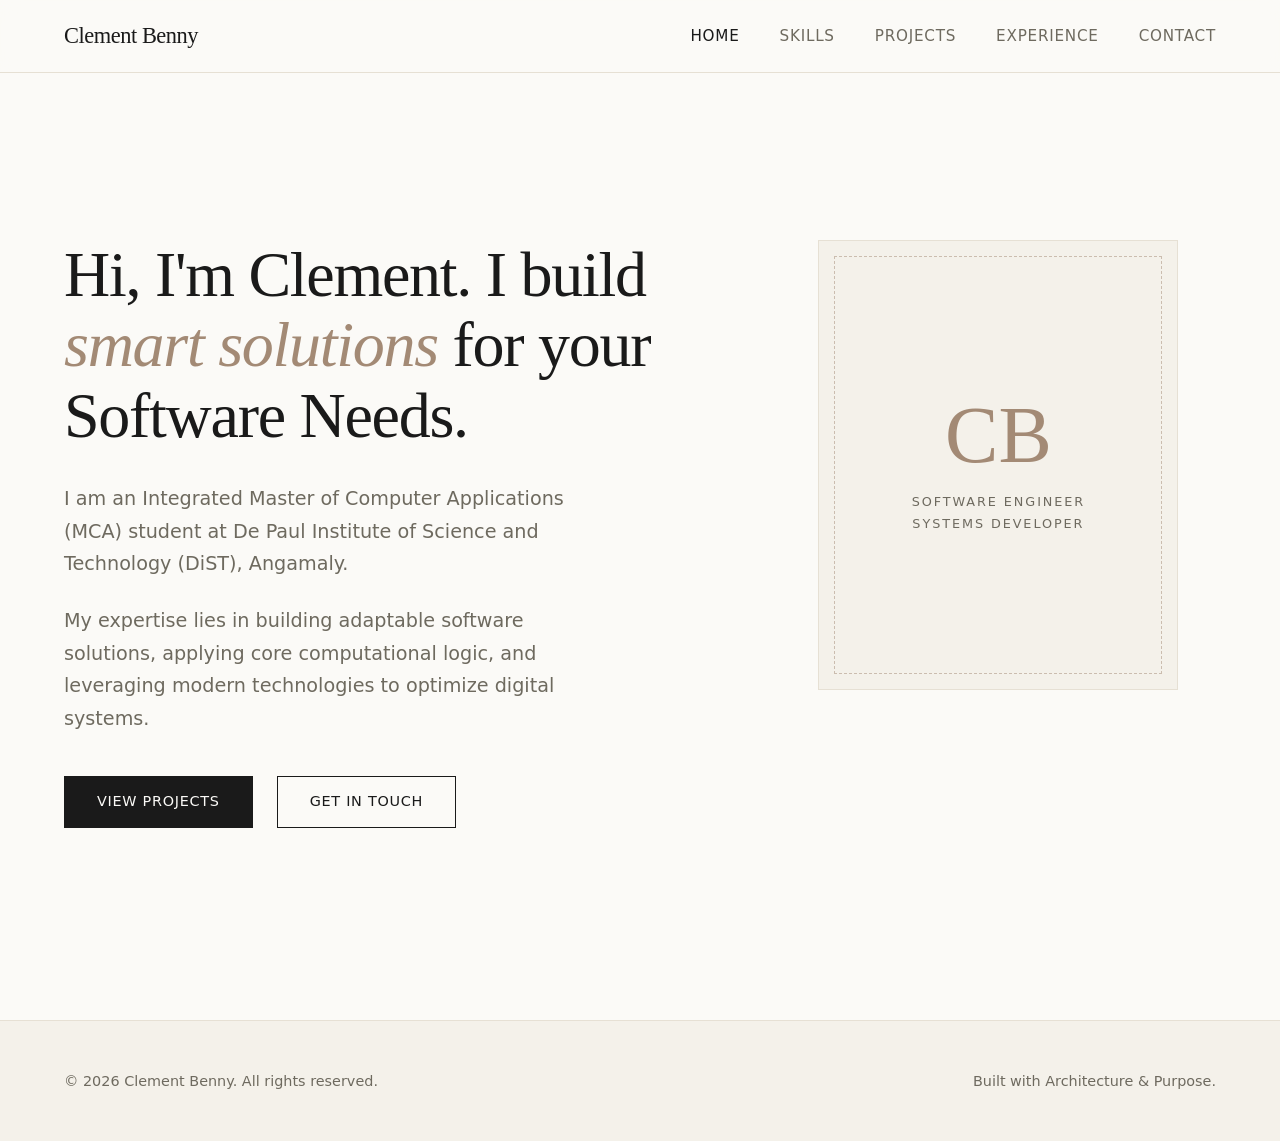
<file: index.html>
<!DOCTYPE html>
<html lang="en">
<head>
    <meta charset="UTF-8">
    <meta name="viewport" content="width=device-width, initial-scale=1.0">
    <title>Clement Benny — Portfolio</title>
    <link rel="stylesheet" href="css/style.css">
    <style>
        /* Hero-specific layouts styling */
        .hero-grid {
            display: flex;
            align-items: flex-start; /* flex-start layout requirement */
            gap: 4rem;
            padding: 4rem 0;
        }

        .hero-content {
            flex: 1.2;
        }

        .hero-title {
            font-size: 4rem;
            line-height: 1.1;
            margin-bottom: 2rem;
        }

        .hero-title span {
            color: var(--accent-clay);
            font-style: italic;
        }

        .hero-bio {
            font-size: 1.2rem;
            color: var(--text-muted);
            max-width: 540px;
            margin-bottom: 1.5rem;
        }

        /* Pure CSS Editorial Portrait frame instead of external image asset */
        .portrait-frame {
            flex: 0.8;
            display: flex;
            justify-content: center;
            width: 100%;
        }

        .editorial-box {
            position: relative;
            width: 100%;
            max-width: 360px;
            aspect-ratio: 4 / 5; /* Explicit 4:5 aspect ratio requirement */
            background-color: var(--bg-surface);
            border: 1px solid var(--accent-light);
            display: flex;
            flex-direction: column;
            justify-content: center;
            align-items: center;
            padding: 2rem;
            text-align: center;
            transition: var(--transition-smooth);
        }

        .editorial-box:hover {
            border-color: var(--accent-clay);
            transform: scale(1.02);
        }

        .editorial-box::before {
            content: '';
            position: absolute;
            top: 15px;
            left: 15px;
            right: 15px;
            bottom: 15px;
            border: 1px dashed var(--accent-clay);
            opacity: 0.5;
        }

        .editorial-initials {
            font-family: var(--font-serif);
            font-size: 5rem;
            color: var(--accent-clay);
            line-height: 1;
            margin-bottom: 1rem;
        }

        .editorial-sub {
            font-size: 0.8rem;
            text-transform: uppercase;
            letter-spacing: 0.15em;
            color: var(--text-muted);
        }

        @media (max-width: 992px) {
            .hero-grid {
                flex-direction: column-reverse;
                gap: 3rem;
            }
            .hero-title {
                font-size: 2.8rem;
            }
            .portrait-frame {
                max-width: 320px;
            }
        }
    </style>
</head>
<body>

    <nav class="navbar">
        <div class="container nav-container">
            <a href="index.html" class="logo">Clement Benny</a>
            <ul class="nav-links">
                <li><a href="index.html" class="active">Home</a></li>
                <li><a href="skills.html">Skills</a></li>
                <li><a href="projects.html">Projects</a></li>
                <li><a href="experience.html">Experience</a></li>
                <li><a href="contact.html">Contact</a></li>
            </ul>
        </div>
    </nav>

    <main>
        <section class="container section">
            <div class="hero-grid">
                
                <div class="hero-content">
                    <!-- Simplified, warm, and inviting headline -->
                    <h1 class="hero-title">Hi, I'm Clement. I build <span>smart solutions</span> for your Software Needs.</h1>
                    
                    <!-- Kept exactly as requested -->
                    <p class="hero-bio">
                        I am an Integrated Master of Computer Applications (MCA) student at De Paul Institute of Science and Technology (DiST), Angamaly.
                    </p>
                    
                    <!-- Broad and professional for any IT role -->
                    <p class="hero-bio">
                        My expertise lies in building adaptable software solutions, applying core computational logic, and leveraging modern technologies to optimize digital systems.
                    </p>
                    
                    <div class="btn-group">
                        <a href="projects.html" class="btn btn-primary">View Projects</a>
                        <a href="contact.html" class="btn btn-secondary">Get In Touch</a>
                    </div>
                </div>

                <div class="portrait-frame">
                    <div class="editorial-box">
                        <div class="editorial-initials">CB</div>
                        <!-- Updated title to look broader while retaining the aesthetic structure -->
                        <div class="editorial-sub">Software Engineer<br>Systems Developer</div>
                    </div>
                </div>

            </div>
        </section>
    </main>

    <footer class="footer">
        <div class="container footer-container">
            <p>&copy; 2026 Clement Benny. All rights reserved.</p>
            <p>Built with Architecture & Purpose.</p>
        </div>
    </footer>

    <script src="js/main.js"></script>
</body>
</html>
</file>
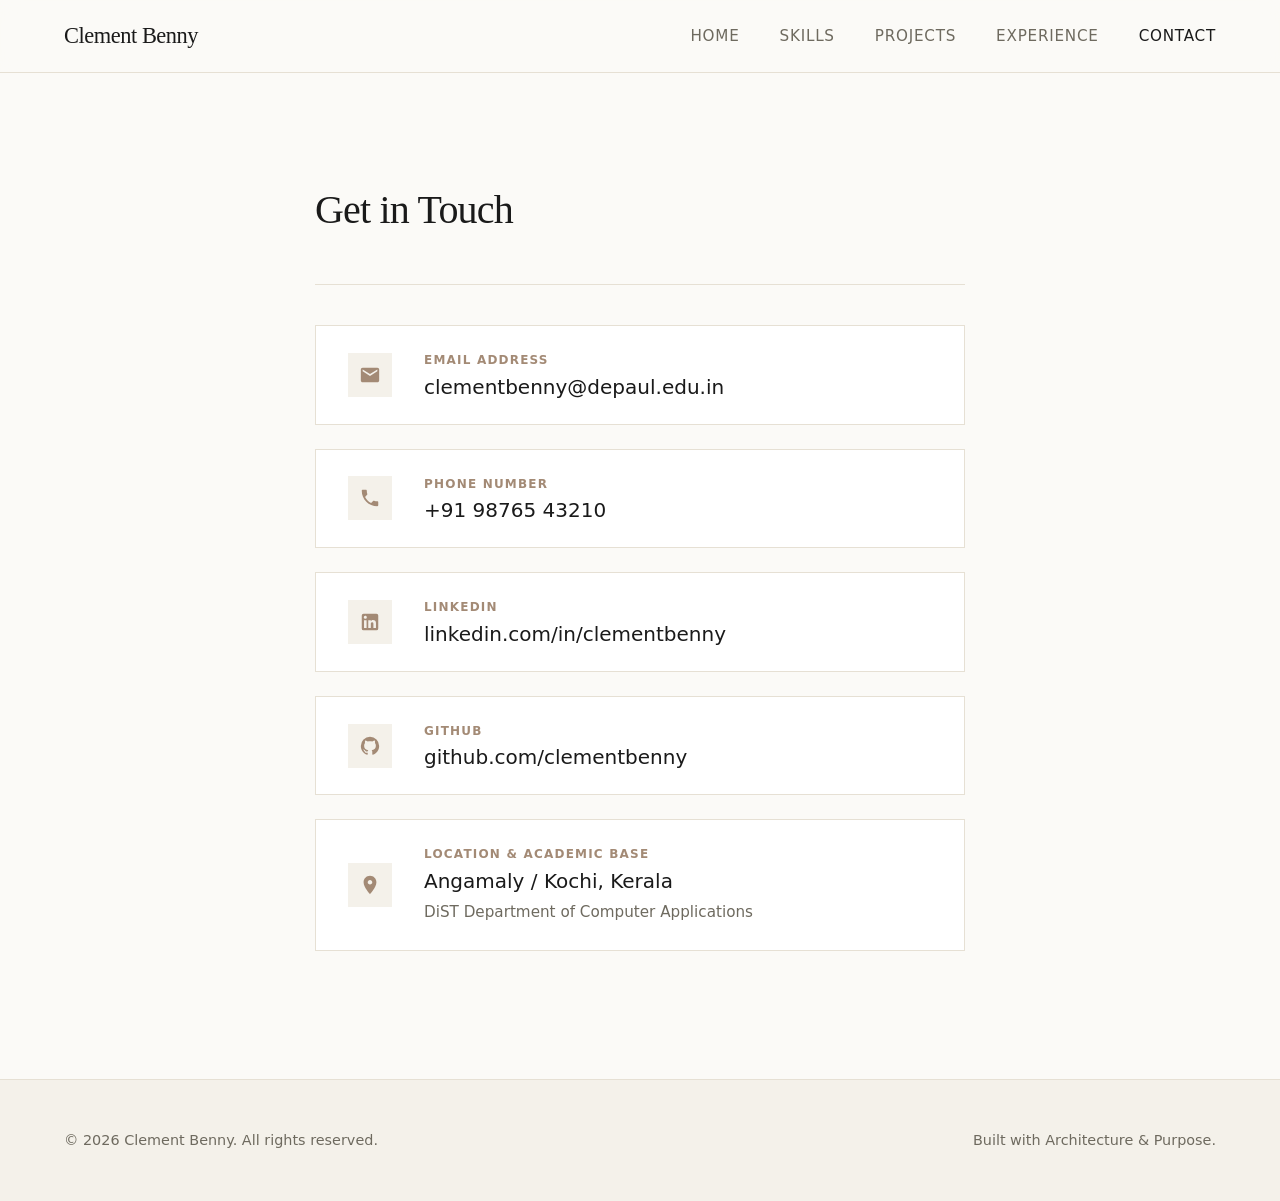
<file: contact.html>
<!DOCTYPE html>
<html lang="en">
<head>
    <meta charset="UTF-8">
    <meta name="viewport" content="width=device-width, initial-scale=1.0">
    <title>Contact — Clement Benny</title>
    <link rel="stylesheet" href="css/style.css">
    <style>
        .contact-container {
            max-width: 650px;
            margin: 0 auto;
        }

        .contact-heading {
            font-size: 2.5rem;
            margin-bottom: 2.5rem;
            color: var(--text-primary);
            letter-spacing: -0.02em;
        }

        /* Stack components sequentially */
        .contact-stack {
            display: flex;
            flex-direction: column;
            gap: 1.5rem;
            border-top: 1px solid var(--accent-light);
            padding-top: 2.5rem;
        }

        /* Creative minimalist row design */
        .contact-row {
            display: flex;
            align-items: center;
            background-color: var(--bg-card, #fcfcfc);
            border: 1px solid var(--accent-light);
            padding: 1.5rem 2rem;
            gap: 2rem;
            transition: var(--transition-smooth);
            text-decoration: none;
        }

        /* Non-link item maintains basic structure */
        div.contact-row {
            cursor: default;
        }

        /* Hover interaction for active rows */
        a.contact-row:hover {
            border-color: var(--accent-clay);
            transform: translateX(6px);
        }

        /* Modern SVG Icon wrapper */
        .contact-icon-wrapper {
            display: flex;
            align-items: center;
            justify-content: center;
            width: 44px;
            height: 44px;
            background-color: var(--bg-surface);
            color: var(--accent-clay);
            flex-shrink: 0;
            transition: var(--transition-smooth);
        }

        a.contact-row:hover .contact-icon-wrapper {
            background-color: var(--accent-clay);
            color: #ffffff;
        }

        .contact-icon-wrapper svg {
            width: 22px;
            height: 22px;
            fill: currentColor;
        }

        .contact-content {
            display: flex;
            flex-direction: column;
            gap: 0.2rem;
        }

        .contact-label {
            font-size: 0.75rem;
            text-transform: uppercase;
            letter-spacing: 0.1em;
            color: var(--accent-clay);
            font-weight: 600;
        }

        .contact-value {
            font-size: 1.25rem;
            color: var(--text-primary);
            line-height: 1.3;
        }

        .contact-subtext {
            font-size: 0.95rem;
            color: var(--text-muted);
            margin-top: 0.2rem;
        }

        @media (max-width: 640px) {
            .contact-heading {
                font-size: 2rem;
                margin-bottom: 2rem;
            }

            .contact-row {
                padding: 1.2rem 1.5rem;
                gap: 1.2rem;
            }

            .contact-value {
                font-size: 1.1rem;
            }
        }
    </style>
</head>
<body>

    <nav class="navbar">
        <div class="container nav-container">
            <a href="index.html" class="logo">Clement Benny</a>
            <ul class="nav-links">
                <li><a href="index.html">Home</a></li>
                <li><a href="skills.html">Skills</a></li>
                <li><a href="projects.html">Projects</a></li>
                <li><a href="experience.html">Experience</a></li>
                <li><a href="contact.html" class="active">Contact</a></li>
            </ul>
        </div>
    </nav>

    <main>
        <section class="container section">
            <div class="contact-container">
                
                <h2 class="contact-heading">Get in Touch</h2>
                
                <div class="contact-stack">
                    
                    <!-- Email -->
                    <a href="mailto:clementbenny@depaul.edu.in" class="contact-row">
                        <div class="contact-icon-wrapper">
                            <!-- Envelope SVG -->
                            <svg viewBox="0 0 24 24">
                                <path d="M20 4H4c-1.1 0-1.99.9-1.99 2L2 18c0 1.1.9 2 2 2h16c1.1 0 2-.9 2-2V6c0-1.1-.9-2-2-2zm0 4l-8 5-8-5V6l8 5 8-5v2z"/>
                            </svg>
                        </div>
                        <div class="contact-content">
                            <span class="contact-label">Email Address</span>
                            <span class="contact-value">clementbenny@depaul.edu.in</span>
                        </div>
                    </a>

                    <!-- Phone -->
                    <a href="tel:+919876543210" class="contact-row">
                        <div class="contact-icon-wrapper">
                            <!-- Phone SVG -->
                            <svg viewBox="0 0 24 24">
                                <path d="M6.62 10.79c1.44 2.83 3.76 5.14 6.59 6.59l2.2-2.2c.27-.27.67-.36 1.02-.24 1.12.37 2.33.57 3.57.57.55 0 1 .45 1 1V20c0 .55-.45 1-1 1-9.39 0-17-7.61-17-17 0-.55.45-1 1-1h3.5c.55 0 1 .45 1 1 0 1.25.2 2.45.57 3.57.11.35.03.74-.25 1.02l-2.2 2.2z"/>
                            </svg>
                        </div>
                        <div class="contact-content">
                            <span class="contact-label">Phone Number</span>
                            <span class="contact-value">+91 98765 43210</span>
                        </div>
                    </a>

                    <!-- LinkedIn -->
                    <a href="https://linkedin.com/in/clementbenny" target="_blank" rel="noopener noreferrer" class="contact-row">
                        <div class="contact-icon-wrapper">
                            <!-- LinkedIn SVG -->
                            <svg viewBox="0 0 24 24">
                                <path d="M19 3a2 2 0 0 1 2 2v14a2 2 0 0 1-2 2H5a2 2 0 0 1-2-2V5a2 2 0 0 1 2-2h14m-.5 15.5v-5.3a3.26 3.26 0 0 0-3.26-3.26c-.85 0-1.84.52-2.32 1.3v-1.11h-2.79v8.37h2.79v-4.93c0-.77.62-1.4 1.39-1.4a1.4 1.4 0 0 1 1.4 1.4v4.93h2.79M6.88 8.56a1.68 1.68 0 0 0 1.68-1.68c0-.93-.75-1.69-1.68-1.69a1.69 1.69 0 0 0-1.69 1.69c0 .93.76 1.68 1.69 1.68m1.39 9.94v-8.37H5.5v8.37h2.77z"/>
                            </svg>
                        </div>
                        <div class="contact-content">
                            <span class="contact-label">LinkedIn</span>
                            <span class="contact-value">linkedin.com/in/clementbenny</span>
                        </div>
                    </a>

                    <!-- GitHub -->
                    <a href="https://github.com/clementbenny" target="_blank" rel="noopener noreferrer" class="contact-row">
                        <div class="contact-icon-wrapper">
                            <!-- GitHub SVG -->
                            <svg viewBox="0 0 24 24">
                                <path d="M12 2A10 10 0 0 0 2 12c0 4.42 2.87 8.17 6.84 9.5.5.08.66-.23.66-.5v-1.69c-2.77.6-3.36-1.34-3.36-1.34-.46-1.16-1.11-1.47-1.11-1.47-.9-.62.07-.6.07-.6 1 .07 1.53 1.03 1.53 1.03.9 1.52 2.34 1.07 2.91.83.1-.65.35-1.09.63-1.34-2.22-.25-4.55-1.11-4.55-4.92 0-1.11.38-2 1.03-2.71-.1-.25-.45-1.29.1-2.64 0 0 .84-.27 2.75 1.02.79-.22 1.65-.33 2.5-.33.85 0 1.71.11 2.5.33 1.91-1.29 2.75-1.02 2.75-1.02.55 1.35.2 2.39.1 2.64.65.71 1.03 1.6 1.03 2.71 0 3.82-2.34 4.66-4.57 4.91.36.31.69.92.69 1.85V21c0 .27.16.59.67.5C19.14 20.16 22 16.42 22 12A10 10 0 0 0 12 2z"/>
                            </svg>
                        </div>
                        <div class="contact-content">
                            <span class="contact-label">GitHub</span>
                            <span class="contact-value">github.com/clementbenny</span>
                        </div>
                    </a>

                    <!-- Location -->
                    <div class="contact-row">
                        <div class="contact-icon-wrapper">
                            <!-- Map Pin SVG -->
                            <svg viewBox="0 0 24 24">
                                <path d="M12 2C8.13 2 5 5.13 5 9c0 5.25 7 13 7 13s7-7.75 7-13c0-3.87-3.13-7-7-7zm0 9.5c-1.38 0-2.5-1.12-2.5-2.5s1.12-2.5 2.5-2.5 2.5 1.12 2.5 2.5-1.12 2.5-2.5 2.5z"/>
                            </svg>
                        </div>
                        <div class="contact-content">
                            <span class="contact-label">Location & Academic Base</span>
                            <span class="contact-value">Angamaly / Kochi, Kerala</span>
                            <span class="contact-subtext">DiST Department of Computer Applications</span>
                        </div>
                    </div>

                </div>
            </div>
        </section>
    </main>

    <footer class="footer">
        <div class="container footer-container">
            <p>&copy; 2026 Clement Benny. All rights reserved.</p>
            <p>Built with Architecture & Purpose.</p>
        </div>
    </footer>

    <script src="js/main.js"></script>
</body>
</html>
</file>
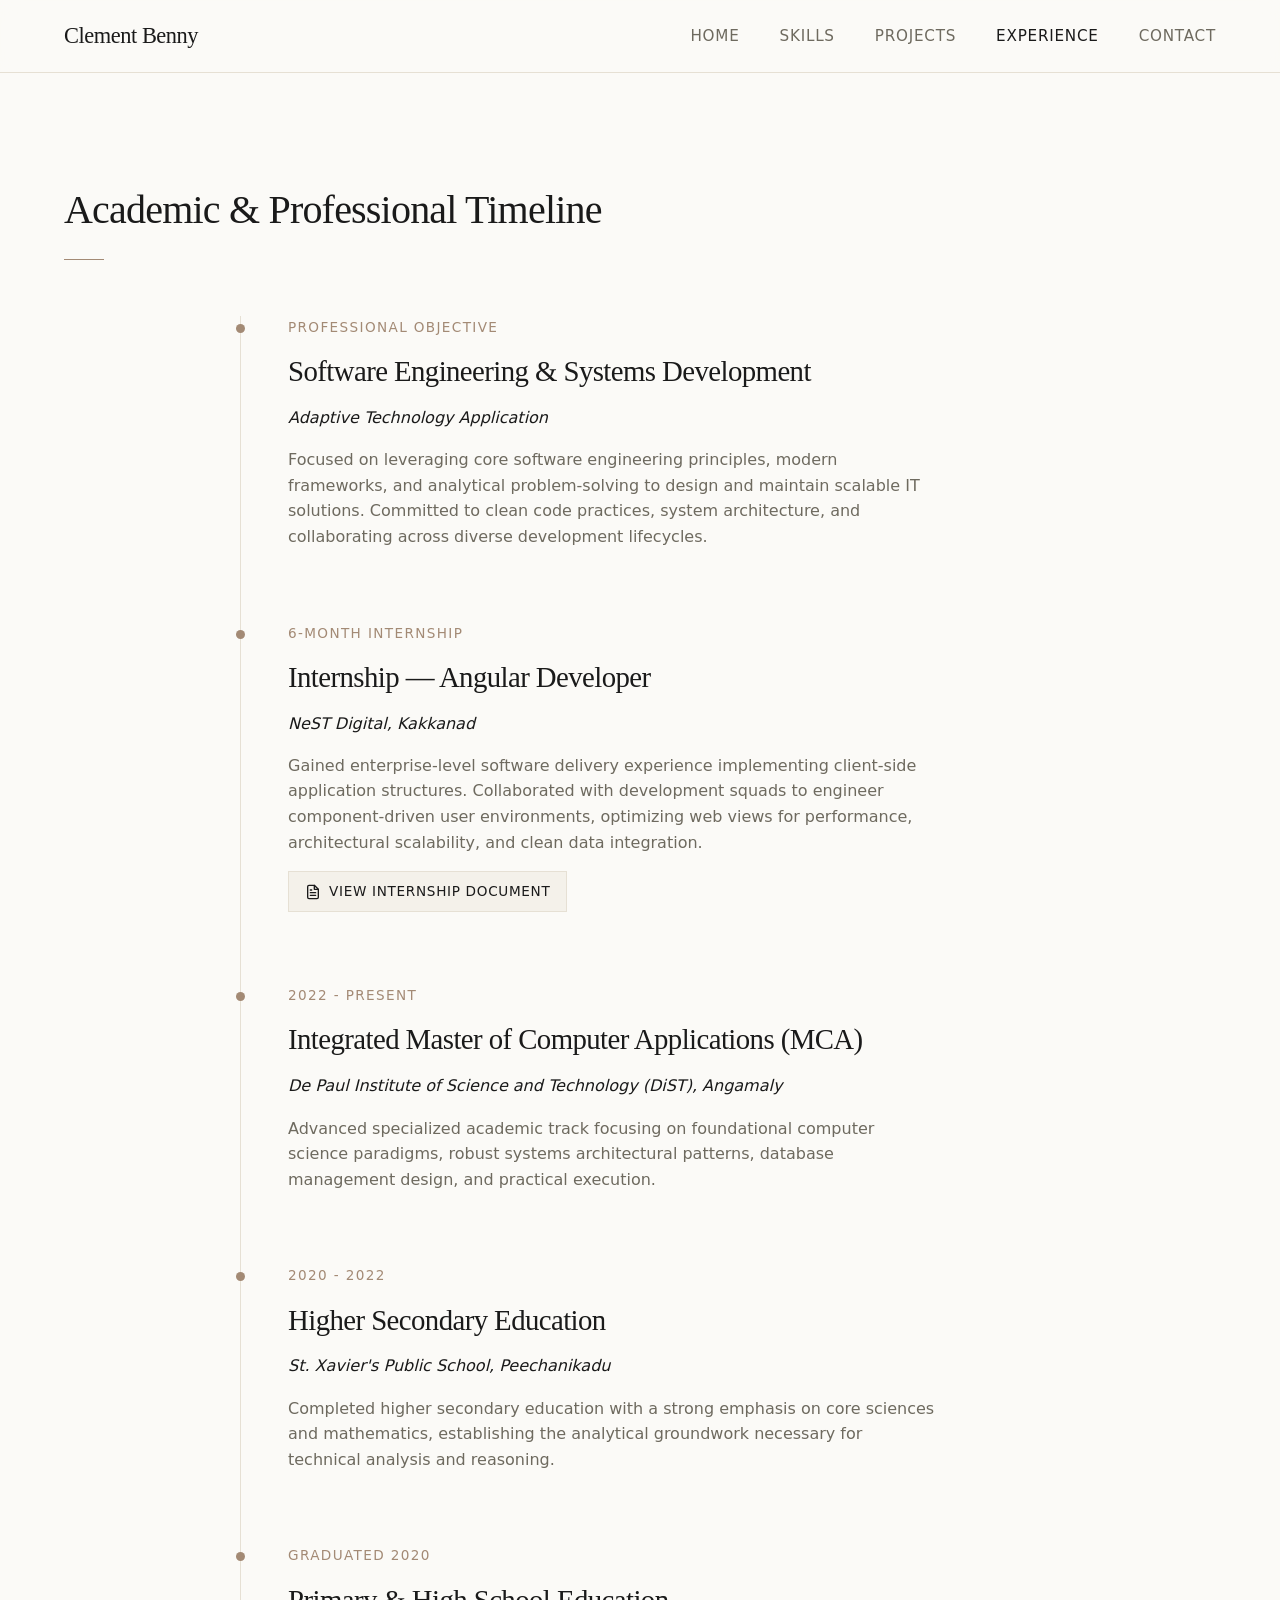
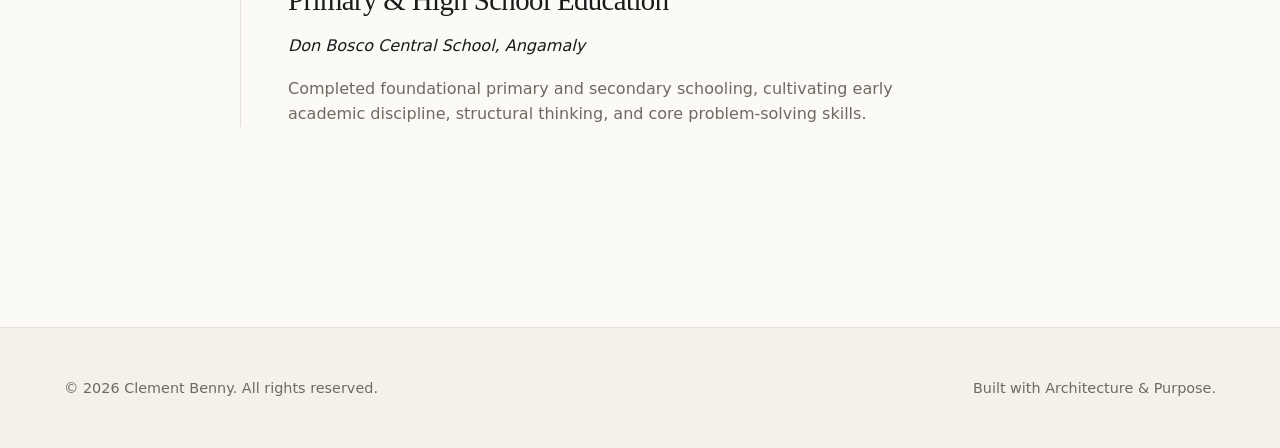
<file: experience.html>
<!DOCTYPE html>
<html lang="en">
<head>
    <meta charset="UTF-8">
    <meta name="viewport" content="width=device-width, initial-scale=1.0">
    <title>Experience — Clement Benny</title>
    <link rel="stylesheet" href="css/style.css">
    <style>
        .timeline {
            max-width: 800px;
            margin: 0 auto;
            position: relative;
        }

        .timeline::before {
            content: '';
            position: absolute;
            left: 0;
            top: 0;
            height: 100%;
            width: 1px;
            background-color: var(--accent-light);
        }

        .timeline-item {
            position: relative;
            padding-left: 3rem;
            margin-bottom: 4.5rem;
        }

        .timeline-item::before {
            content: '';
            position: absolute;
            left: -4px;
            top: 0.5rem;
            width: 9px;
            height: 9px;
            border-radius: 50%;
            background-color: var(--accent-clay);
            transition: var(--transition-smooth);
        }

        .timeline-item:hover::before {
            background-color: var(--text-primary);
            transform: scale(1.4);
        }

        .time-frame {
            font-size: 0.85rem;
            text-transform: uppercase;
            letter-spacing: 0.1em;
            color: var(--accent-clay);
            margin-bottom: 0.5rem;
        }

        .timeline-title {
            font-size: 1.8rem;
            margin-bottom: 0.5rem;
        }

        .timeline-institution {
            font-size: 1rem;
            color: var(--text-primary);
            font-style: italic;
            margin-bottom: 1rem;
        }

        .timeline-content {
            color: var(--text-muted);
            max-width: 650px;
            line-height: 1.6;
        }

        /* Certificate Button Styling */
        .certificate-link {
            display: inline-flex;
            align-items: center;
            gap: 0.5rem;
            margin-top: 1rem;
            padding: 0.5rem 1rem;
            font-size: 0.85rem;
            text-transform: uppercase;
            letter-spacing: 0.05em;
            color: var(--text-primary);
            background-color: var(--bg-surface);
            border: 1px solid var(--accent-light);
            text-decoration: none;
            transition: var(--transition-smooth);
        }

        .certificate-link:hover {
            border-color: var(--accent-clay);
            color: var(--accent-clay);
            transform: translateY(-1px);
        }

        .pdf-icon {
            flex-shrink: 0;
        }
    </style>
</head>
<body>

    <nav class="navbar">
        <div class="container nav-container">
            <a href="index.html" class="logo">Clement Benny</a>
            <ul class="nav-links">
                <li><a href="index.html">Home</a></li>
                <li><a href="skills.html">Skills</a></li>
                <li><a href="projects.html">Projects</a></li>
                <li><a href="experience.html" class="active">Experience</a></li>
                <li><a href="contact.html">Contact</a></li>
            </ul>
        </div>
    </nav>

    <main>
        <section class="container section">
            <h2 class="section-title">Academic & Professional Timeline</h2>
            
            <div class="timeline">
                
                <!-- Broader Current Focus Domain -->
                <div class="timeline-item">
                    <div class="time-frame">Professional Objective</div>
                    <h3 class="timeline-title">Software Engineering & Systems Development</h3>
                    <div class="timeline-institution">Adaptive Technology Application</div>
                    <p class="timeline-content">
                        Focused on leveraging core software engineering principles, modern frameworks, and analytical problem-solving to design and maintain scalable IT solutions. Committed to clean code practices, system architecture, and collaborating across diverse development lifecycles.
                    </p>
                </div>

                <!-- Internship at NeST Digital -->
                <div class="timeline-item">
                    <div class="time-frame">6-Month Internship</div>
                    <h3 class="timeline-title">Internship — Angular Developer</h3>
                    <div class="timeline-institution">NeST Digital, Kakkanad</div>
                    <p class="timeline-content">
                        Gained enterprise-level software delivery experience implementing client-side application structures. Collaborated with development squads to engineer component-driven user environments, optimizing web views for performance, architectural scalability, and clean data integration.
                    </p>
                    <!-- Integrated link to the PDF file -->
                    <a href="nest.pdf" target="_blank" class="certificate-link">
                        <svg class="pdf-icon" width="16" height="16" viewBox="0 0 24 24" fill="none" stroke="currentColor" stroke-width="2" stroke-linecap="round" stroke-linejoin="round">
                            <path d="M14 2H6a2 2 0 0 0-2 2v16a2 2 0 0 0 2 2h12a2 2 0 0 0 2-2V8z"></path>
                            <polyline points="14 2 14 8 20 8"></polyline>
                            <line x1="16" y1="13" x2="8" y2="13"></line>
                            <line x1="16" y1="17" x2="8" y2="17"></line>
                            <polyline points="10 9 9 9 8 9"></polyline>
                        </svg>
                        View Internship Document
                    </a>
                </div>

                <!-- MCA -->
                <div class="timeline-item">
                    <div class="time-frame">2022 - Present</div>
                    <h3 class="timeline-title">Integrated Master of Computer Applications (MCA)</h3>
                    <div class="timeline-institution">De Paul Institute of Science and Technology (DiST), Angamaly</div>
                    <p class="timeline-content">
                        Advanced specialized academic track focusing on foundational computer science paradigms, robust systems architectural patterns, database management design, and practical execution.
                    </p>
                </div>

                <!-- Higher Secondary -->
                <div class="timeline-item">
                    <div class="time-frame">2020 - 2022</div>
                    <h3 class="timeline-title">Higher Secondary Education </h3>
                    <div class="timeline-institution">St. Xavier's Public School, Peechanikadu</div>
                    <p class="timeline-content">
                        Completed higher secondary education with a strong emphasis on core sciences and mathematics, establishing the analytical groundwork necessary for technical analysis and reasoning.
                    </p>
                </div>

                <!-- High School -->
                <div class="timeline-item">
                    <div class="time-frame">Graduated 2020</div>
                    <h3 class="timeline-title">Primary & High School Education </h3>
                    <div class="timeline-institution">Don Bosco Central School, Angamaly</div>
                    <p class="timeline-content">
                        Completed foundational primary and secondary schooling, cultivating early academic discipline, structural thinking, and core problem-solving skills.
                    </p>
                </div>

            </div>
        </section>
    </main>

    <footer class="footer">
        <div class="container footer-container">
            <p>&copy; 2026 Clement Benny. All rights reserved.</p>
            <p>Built with Architecture & Purpose.</p>
        </div>
    </footer>

    <script src="js/main.js"></script>
</body>
</html>
</file>
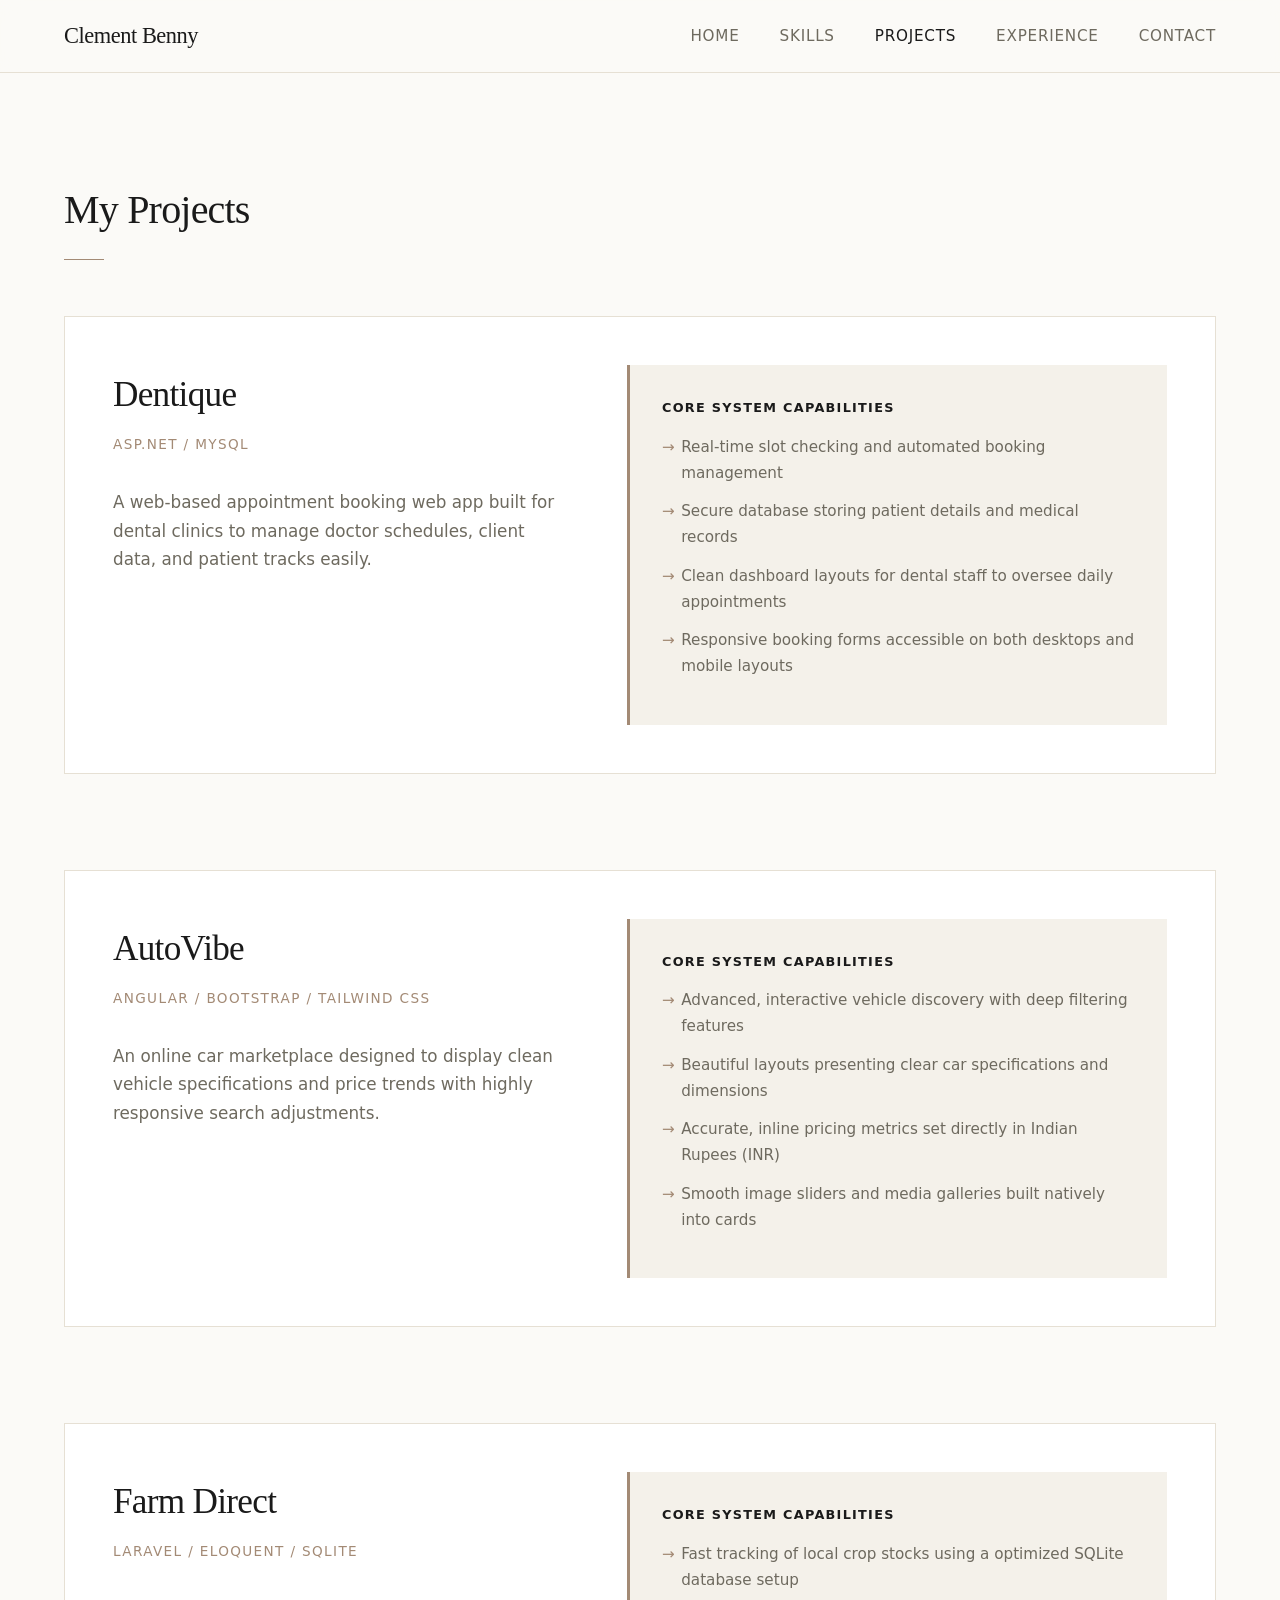
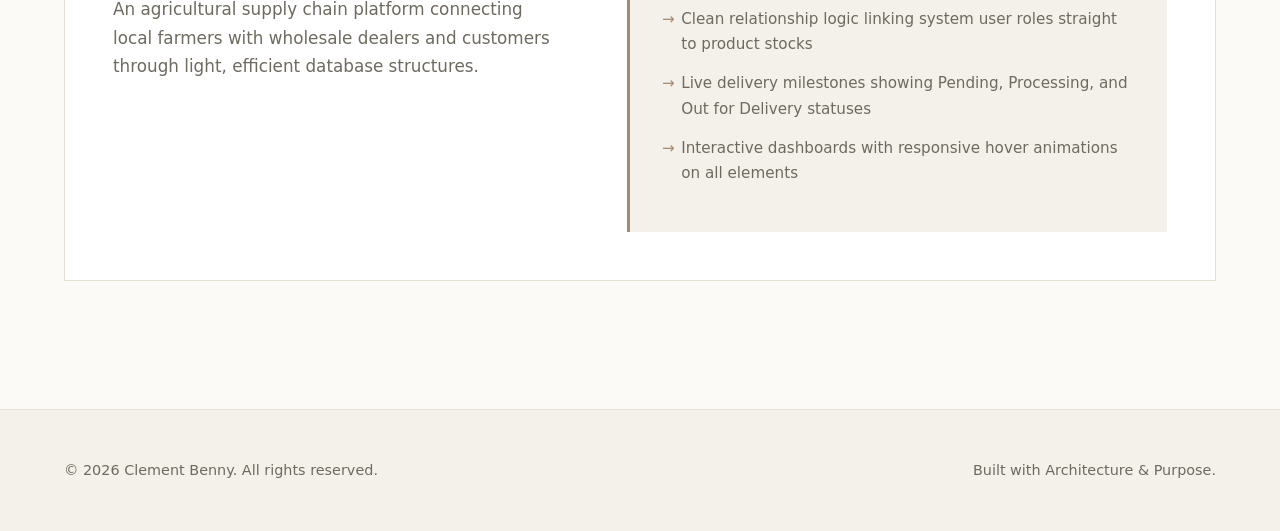
<file: projects.html>
<!DOCTYPE html>
<html lang="en">
<head>
    <meta charset="UTF-8">
    <meta name="viewport" content="width=device-width, initial-scale=1.0">
    <title>Projects — Clement Benny</title>
    <link rel="stylesheet" href="css/style.css">
    <style>
        .showroom-grid {
            display: flex;
            flex-direction: column;
            gap: 6rem;
        }

        .project-showcase {
            display: grid;
            grid-template-columns: 1fr 1.2fr;
            gap: 4rem;
            background-color: var(--bg-card);
            border: 1px solid var(--accent-light);
            padding: 3rem;
            transition: var(--transition-smooth);
        }

        .project-showcase:hover {
            border-color: var(--accent-clay);
            box-shadow: 0 10px 30px rgba(163, 138, 117, 0.05);
        }

        .project-meta h3 {
            font-size: 2.2rem;
            margin-bottom: 0.5rem;
        }

        .project-stack {
            font-size: 0.85rem;
            text-transform: uppercase;
            letter-spacing: 0.1em;
            color: var(--accent-clay);
            margin-bottom: 2rem;
        }

        .project-description {
            color: var(--text-muted);
            font-size: 1.05rem;
            margin-bottom: 2rem;
        }

        .feature-panel {
            background-color: var(--bg-surface);
            padding: 2rem;
            border-left: 3px solid var(--accent-clay);
        }

        .feature-panel h4 {
            font-family: var(--font-sans);
            text-transform: uppercase;
            font-size: 0.8rem;
            letter-spacing: 0.1em;
            margin-bottom: 1rem;
            color: var(--text-primary);
            font-weight: 700;
        }

        .feature-list {
            list-style: none;
        }

        .feature-list li {
            font-size: 0.95rem;
            margin-bottom: 0.8rem;
            position: relative;
            padding-left: 1.2rem;
            color: var(--text-muted);
            transition: var(--transition-smooth);
        }

        .feature-list li:hover {
            color: var(--text-primary);
            transform: translateX(3px);
        }

        .feature-list li::before {
            content: '→';
            position: absolute;
            left: 0;
            color: var(--accent-clay);
        }

        @media (max-width: 992px) {
            .project-showcase {
                grid-template-columns: 1fr;
                gap: 2rem;
                padding: 2rem;
            }
        }
    </style>
</head>
<body>

    <nav class="navbar">
        <div class="container nav-container">
            <a href="index.html" class="logo">Clement Benny</a>
            <ul class="nav-links">
                <li><a href="index.html">Home</a></li>
                <li><a href="skills.html">Skills</a></li>
                <li><a href="projects.html" class="active">Projects</a></li>
                <li><a href="experience.html">Experience</a></li>
                <li><a href="contact.html">Contact</a></li>
            </ul>
        </div>
    </nav>

    <main>
        <section class="container section">
            <h2 class="section-title">My Projects</h2>
            
            <div class="showroom-grid">

                <div class="project-showcase">
                    <div class="project-meta">
                        <h3>Dentique</h3>
                        <div class="project-stack">ASP.NET / MySQL</div>
                        <p class="project-description">
                            A web-based appointment booking web app built for dental clinics to manage doctor schedules, client data, and patient tracks easily.
                        </p>
                    </div>
                    <div class="feature-panel">
                        <h4>Core System Capabilities</h4>
                        <ul class="feature-list">
                            <li>Real-time slot checking and automated booking management</li>
                            <li>Secure database storing patient details and medical records</li>
                            <li>Clean dashboard layouts for dental staff to oversee daily appointments</li>
                            <li>Responsive booking forms accessible on both desktops and mobile layouts</li>
                        </ul>
                    </div>
                </div>
                
                <div class="project-showcase">
                    <div class="project-meta">
                        <h3>AutoVibe</h3>
                        <div class="project-stack">Angular / BootStrap / Tailwind CSS</div>
                        <p class="project-description">
                            An online car marketplace designed to display clean vehicle specifications and price trends with highly responsive search adjustments.
                        </p>
                    </div>
                    <div class="feature-panel">
                        <h4>Core System Capabilities</h4>
                        <ul class="feature-list">
                            <li>Advanced, interactive vehicle discovery with deep filtering features</li>
                            <li>Beautiful layouts presenting clear car specifications and dimensions</li>
                            <li>Accurate, inline pricing metrics set directly in Indian Rupees (INR)</li>
                            <li>Smooth image sliders and media galleries built natively into cards</li>
                        </ul>
                    </div>
                </div>

                <div class="project-showcase">
                    <div class="project-meta">
                        <h3>Farm Direct</h3>
                        <div class="project-stack">Laravel / Eloquent / SQLite</div>
                        <p class="project-description">
                            An agricultural supply chain platform connecting local farmers with wholesale dealers and customers through light, efficient database structures.
                        </p>
                    </div>
                    <div class="feature-panel">
                        <h4>Core System Capabilities</h4>
                        <ul class="feature-list">
                            <li>Fast tracking of local crop stocks using a optimized SQLite database setup</li>
                            <li>Clean relationship logic linking system user roles straight to product stocks</li>
                            <li>Live delivery milestones showing Pending, Processing, and Out for Delivery statuses</li>
                            <li>Interactive dashboards with responsive hover animations on all elements</li>
                        </ul>
                    </div>
                </div>

            </div>
        </section>
    </main>

    <footer class="footer">
        <div class="container footer-container">
            <p>&copy; 2026 Clement Benny. All rights reserved.</p>
            <p>Built with Architecture & Purpose.</p>
        </div>
    </footer>

    <script src="js/main.js"></script>
</body>
</html>
</file>
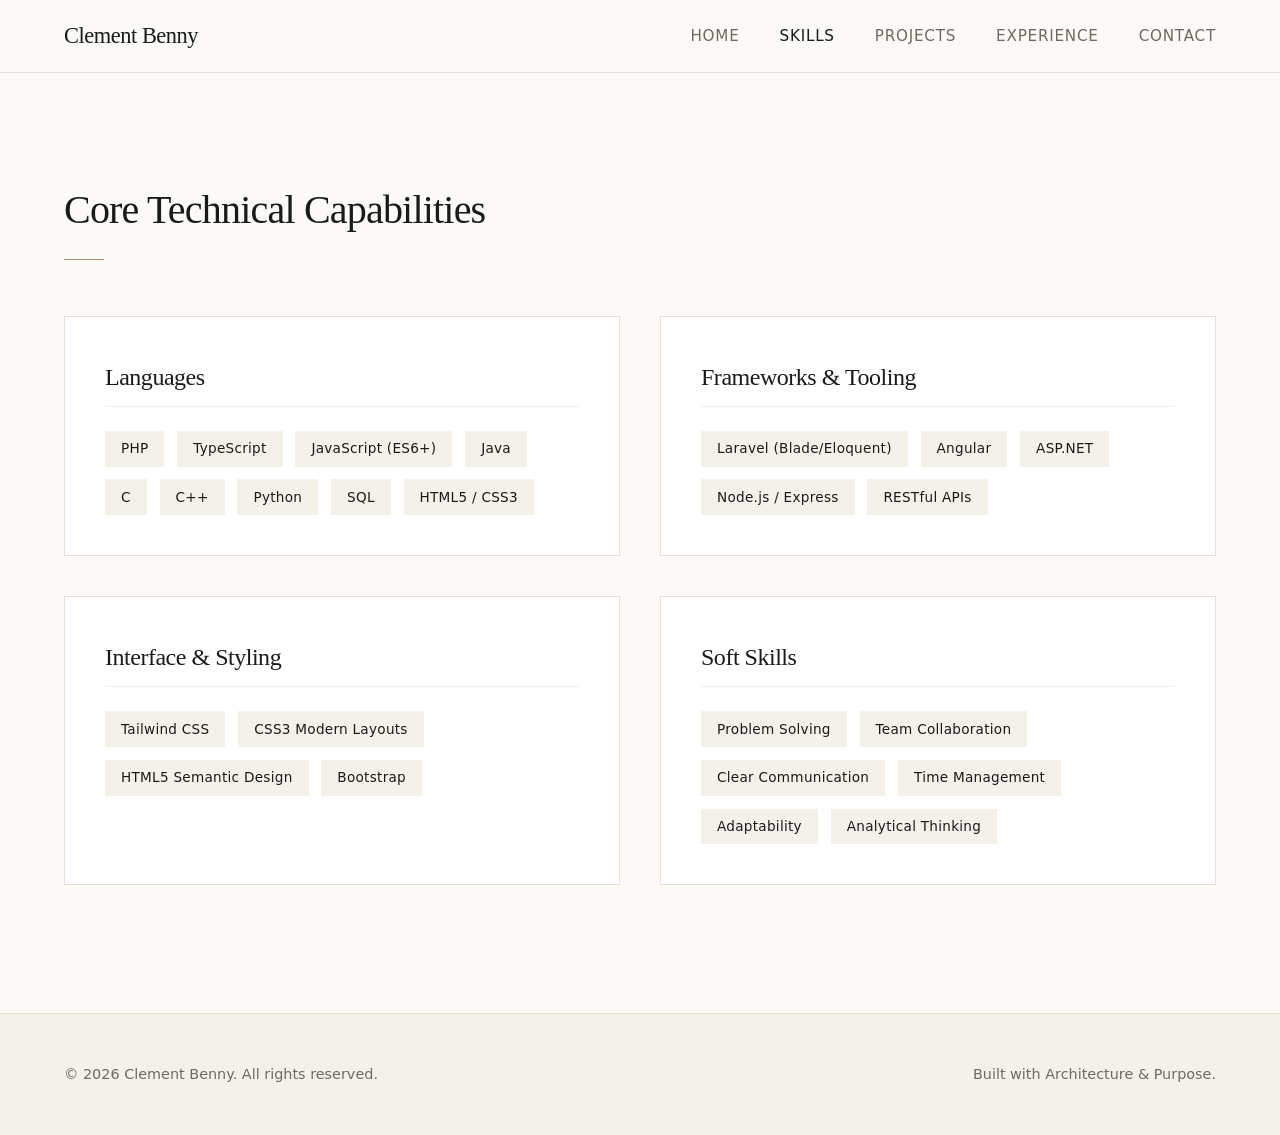
<file: skills.html>
<!DOCTYPE html>
<html lang="en">
<head>
    <meta charset="UTF-8">
    <meta name="viewport" content="width=device-width, initial-scale=1.0">
    <title>Skills — Clement Benny</title>
    <link rel="stylesheet" href="css/style.css">
    <style>
        .skills-grid {
            display: grid;
            /* Explicit 2x2 grid framework for balanced columns */
            grid-template-columns: repeat(2, 1fr);
            gap: 2.5rem;
        }

        .skills-card {
            background-color: var(--bg-card);
            border: 1px solid var(--accent-light);
            padding: 2.5rem;
            transition: var(--transition-smooth);
        }

        .skills-card:hover {
            border-color: var(--accent-clay);
            transform: translateY(-4px);
        }

        .skills-card-title {
            font-size: 1.5rem;
            margin-bottom: 1.5rem;
            color: var(--text-primary);
            border-bottom: 1px solid var(--bg-surface);
            padding-bottom: 0.5rem;
        }

        .skills-list {
            list-style: none;
            display: flex;
            flex-wrap: wrap;
            gap: 0.8rem;
        }

        .skills-item {
            background-color: var(--bg-surface);
            color: var(--text-primary);
            padding: 0.4rem 1rem;
            font-size: 0.85rem;
            letter-spacing: 0.02em;
            text-transform: none;
        }

        /* Seamless mobile collapsing rules */
        @media (max-width: 768px) {
            .skills-grid {
                grid-template-columns: 1fr;
                gap: 1.5rem;
            }
        }
    </style>
</head>
<body>

    <nav class="navbar">
        <div class="container nav-container">
            <a href="index.html" class="logo">Clement Benny</a>
            <ul class="nav-links">
                <li><a href="index.html">Home</a></li>
                <li><a href="skills.html" class="active">Skills</a></li>
                <li><a href="projects.html">Projects</a></li>
                <li><a href="experience.html">Experience</a></li>
                <li><a href="contact.html">Contact</a></li>
            </ul>
        </div>
    </nav>

    <main>
        <section class="container section">
            <h2 class="section-title">Core Technical Capabilities</h2>
            
            <div class="skills-grid">
                
                <!-- Row 1, Box 1: Languages -->
                <div class="skills-card">
                    <h3 class="skills-card-title">Languages</h3>
                    <ul class="skills-list">
                        <li class="skills-item">PHP</li>
                        <li class="skills-item">TypeScript</li>
                        <li class="skills-item">JavaScript (ES6+)</li>
                        <li class="skills-item">Java</li>
                        <li class="skills-item">C</li>
                        <li class="skills-item">C++</li>
                        <li class="skills-item">Python</li>
                        <li class="skills-item">SQL</li>
                        <li class="skills-item">HTML5 / CSS3</li>
                    </ul>
                </div>

                <!-- Row 1, Box 2: Frameworks & Tooling -->
                <div class="skills-card">
                    <h3 class="skills-card-title">Frameworks & Tooling</h3>
                    <ul class="skills-list">
                        <li class="skills-item">Laravel (Blade/Eloquent)</li>
                        <li class="skills-item">Angular</li>
                        <li class="skills-item">ASP.NET</li>
                        <li class="skills-item">Node.js / Express</li>
                        <li class="skills-item">RESTful APIs</li>
                    </ul>
                </div>

                <!-- Row 2, Box 1: Interface & Styling -->
                <div class="skills-card">
                    <h3 class="skills-card-title">Interface & Styling</h3>
                    <ul class="skills-list">
                        <li class="skills-item">Tailwind CSS</li>
                        <li class="skills-item">CSS3 Modern Layouts</li>
                        <li class="skills-item">HTML5 Semantic Design</li>
                        <li class="skills-item">Bootstrap</li>
                    </ul>
                </div>

                <!-- Row 2, Box 2: Soft Skills -->
                <div class="skills-card">
                    <h3 class="skills-card-title">Soft Skills</h3>
                    <ul class="skills-list">
                        <li class="skills-item">Problem Solving</li>
                        <li class="skills-item">Team Collaboration</li>
                        <li class="skills-item">Clear Communication</li>
                        <li class="skills-item">Time Management</li>
                        <li class="skills-item">Adaptability</li>
                        <li class="skills-item">Analytical Thinking</li>
                    </ul>
                </div>

            </div>
        </section>
    </main>

    <footer class="footer">
        <div class="container footer-container">
            <p>&copy; 2026 Clement Benny. All rights reserved.</p>
            <p>Built with Architecture & Purpose.</p>
        </div>
    </footer>

    <script src="js/main.js"></script>
</body>
</html>
</file>
<file: css/style.css>
/* ==========================================================================
   1. VARIABLES & THEME SETUP (Editorial Ivory & Muted Clay Palette)
   ========================================================================== */
:root {
    --bg-canvas: #fbfaf7;         /* Off-white canvas background */
    --bg-surface: #f4f1ea;        /* Warm deep ivory surface */
    --bg-card: #ffffff;           /* Pure white for cards */
    --text-primary: #1a1a1a;      /* Near-black primary text */
    --text-muted: #6e6a5f;        /* Muted deep taupe for body/secondary text */
    --accent-clay: #a38a75;       /* Sophisticated muted clay/taupe accent */
    --accent-light: #e6e0d4;      /* Soft structural line separation */
    
    --font-serif: "Adobe Garamond Pro", "Garamond", "Claude Garamond", "Claude", serif;
    --font-sans: "Inter", system-ui, -apple-system, sans-serif;
    
    --transition-smooth: all 0.4s cubic-bezier(0.25, 1, 0.5, 1);
}

/* ==========================================================================
   2. GLOBAL RESET & BASE STYLES
   ========================================================================== */
* {
    box-sizing: border-box;
    margin: 0;
    padding: 0;
}

html {
    scroll-behavior: smooth;
    background-color: var(--bg-canvas);
}

body {
    font-family: var(--font-sans);
    background-color: var(--bg-canvas);
    color: var(--text-primary);
    line-height: 1.7;
    -webkit-font-smoothing: antialiased;
}

h1, h2, h3, h4, .logo {
    font-family: var(--font-serif);
    font-weight: 400;
    color: var(--text-primary);
    letter-spacing: -0.02em;
}

a {
    color: inherit;
    text-decoration: none;
    transition: var(--transition-smooth);
}

/* ==========================================================================
   3. STRUCTURAL LAYOUT & SPACING RULES
   ========================================================================== */
.container {
    width: 90%;
    max-width: 1200px;
    margin: 0 auto;
}

/* Navbar Layout Rules */
.navbar {
    position: fixed;
    top: 0;
    left: 0;
    width: 100%;
    background-color: rgba(251, 250, 247, 0.9);
    backdrop-filter: blur(10px);
    border-bottom: 1px solid var(--accent-light);
    z-index: 1000;
}

.nav-container {
    display: flex;
    justify-content: space-between; /* Pushes logo far-left, links far-right */
    align-items: center;
    height: 4.5rem; /* Balanced, clean height */
}

.logo {
    font-size: 1.4rem;
    font-weight: 500;
}

.nav-links {
    display: flex;
    gap: 2.5rem;
    list-style: none;
}

.nav-links a {
    font-size: 0.95rem;
    font-weight: 400;
    letter-spacing: 0.05em;
    text-transform: uppercase;
    color: var(--text-muted);
}

.nav-links a:hover,
.nav-links a.active {
    color: var(--text-primary);
}

/* Generous Breathing Room Constraints */
main {
    padding-top: 6rem; /* Keeps content separate from navbar safely */
    min-height: 75vh;  /* Pushes footer comfortably down */
}

.section {
    padding: 5rem 0 8rem 0; /* Strict padding-bottom rule */
}

.section-title {
    font-size: 2.5rem;
    margin-bottom: 3.5rem;
    position: relative;
    padding-bottom: 1rem;
}

.section-title::after {
    content: '';
    position: absolute;
    bottom: 0;
    left: 0;
    width: 40px;
    height: 1px;
    background-color: var(--accent-clay);
}

/* Footer Layout */
.footer {
    border-top: 1px solid var(--accent-light);
    padding: 3rem 0;
    background-color: var(--bg-surface);
}

.footer-container {
    display: flex;
    justify-content: space-between;
    align-items: center;
    color: var(--text-muted);
    font-size: 0.9rem;
}

/* ==========================================================================
   4. UI COMPONENTS & BUTTONS
   ========================================================================== */
.btn-group {
    display: flex;
    gap: 1.5rem;
    margin-top: 2.5rem;
}

.btn {
    display: inline-flex;
    align-items: center;
    padding: 0.8rem 2rem;
    font-size: 0.9rem;
    letter-spacing: 0.05em;
    text-transform: uppercase;
    transition: var(--transition-smooth);
    border: 1px solid transparent;
    cursor: pointer;
}

.btn-primary {
    background-color: var(--text-primary);
    color: var(--bg-canvas);
}

.btn-primary:hover {
    background-color: var(--accent-clay);
    transform: translateY(-2px);
}

.btn-secondary {
    border-color: var(--text-primary);
    color: var(--text-primary);
}

.btn-secondary:hover {
    background-color: var(--text-primary);
    color: var(--bg-canvas);
    transform: translateY(-2px);
}

/* Responsive Structural Overrides */
@media (max-width: 768px) {
    .nav-container {
        flex-direction: column;
        justify-content: center;
        height: auto;
        padding: 1rem 0;
        gap: 1rem;
    }
    .nav-links {
        gap: 1.5rem;
    }
    main {
        padding-top: 8rem;
    }
    .btn-group {
        flex-direction: column;
        gap: 1rem;
    }
}
</file>
